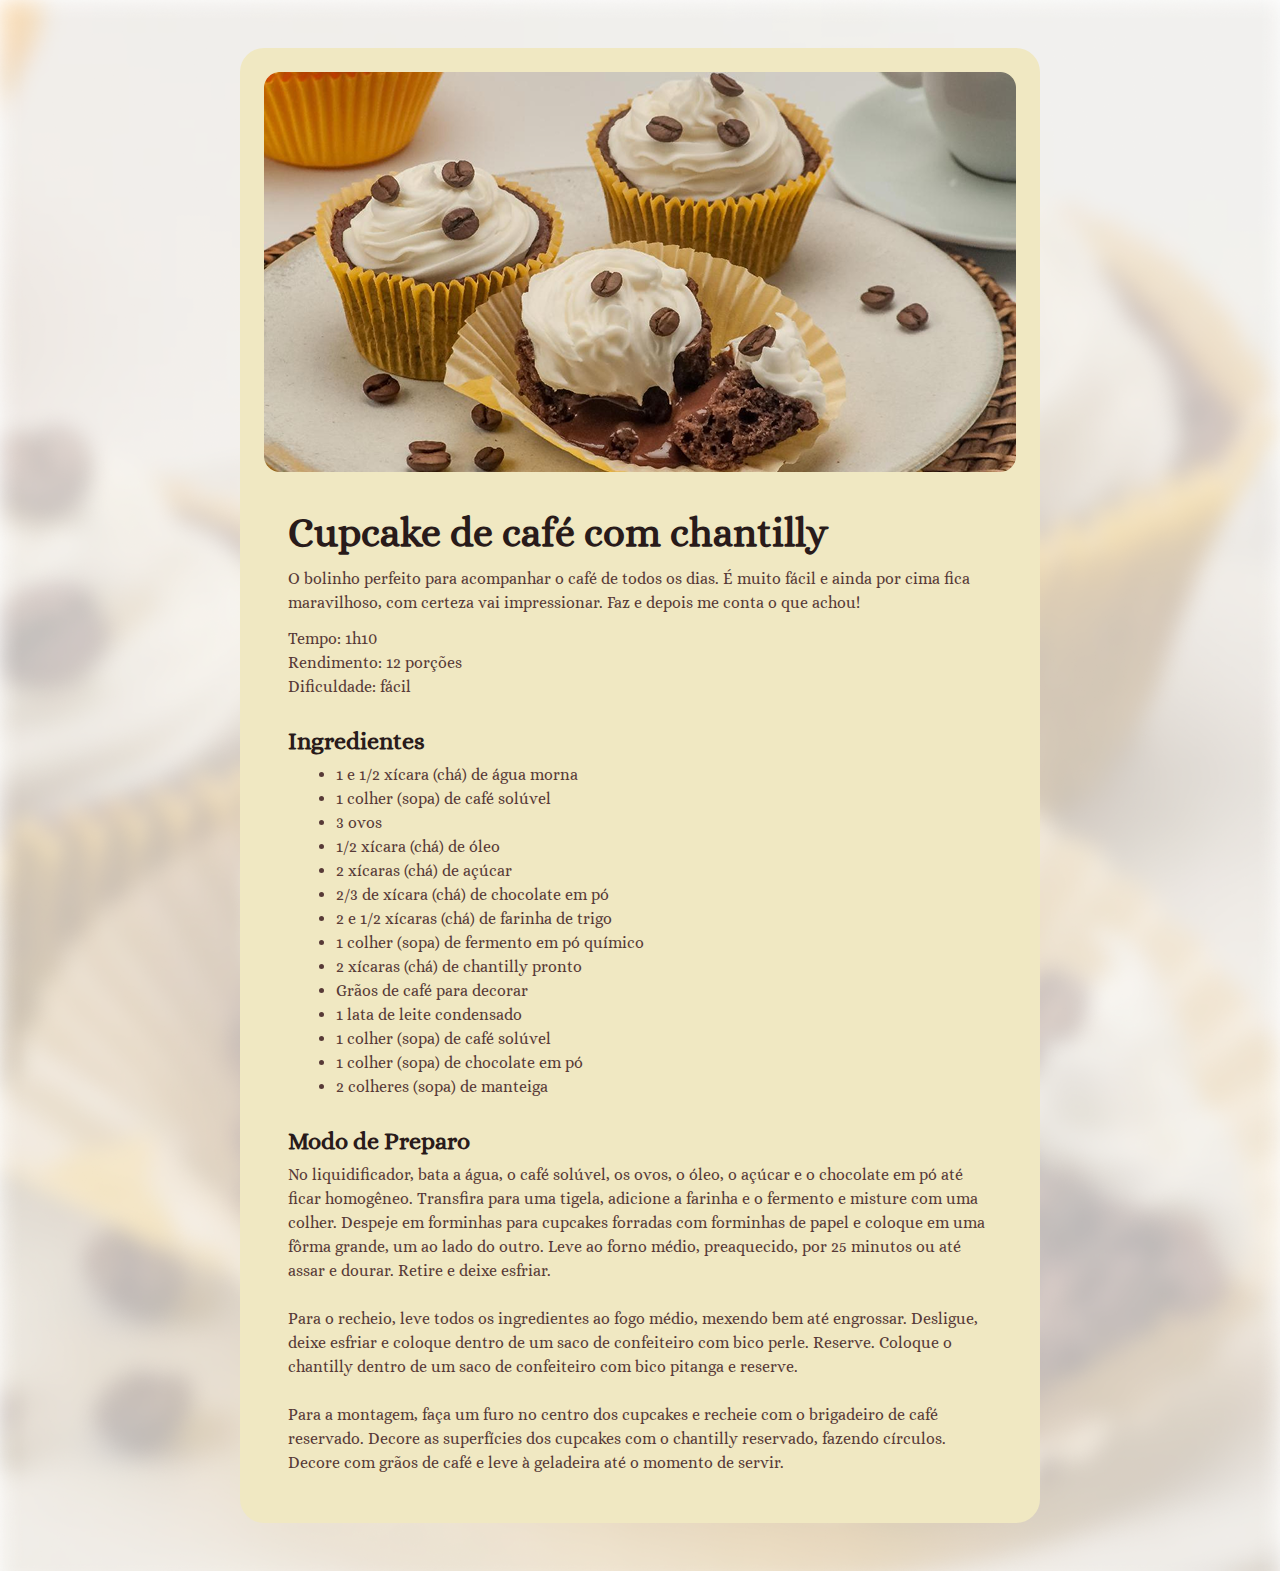
<file: Projeto HTML/index.html>
<!DOCTYPE html>
<html lang="pt-br">
<head>
    <link rel="preconnect" href="https://fonts.googleapis.com">
    <link rel="preconnect" href="https://fonts.gstatic.com" crossorigin>
    <link href="https://fonts.googleapis.com/css2?family=Alice&display=swap" rel="stylesheet">
    <meta charset="UTF-8">
    <meta name="viewport" content="width=device-width, initial-scale=1.0">
    <title>Projeto - Aula Receita</title>
    <Link rel="stylesheet" href="style.css">
</head>
<body>
    <div id="page">
        <img src="assets/main-image.png" alt="Imagem cupcake">
    <main>
        <section id="about">
        <h1>Cupcake de café com chantilly</h1>
        <P>
            O bolinho perfeito para acompanhar o café de todos os dias. É muito fácil e ainda por cima fica maravilhoso, com certeza vai impressionar. Faz e depois me conta o que achou!
        </P>
        <p>
            Tempo: 1h10 <br>
            Rendimento: 12 porções <br>
            Dificuldade: fácil
        </p>
        </section>

        <section id="ingredientes">
        <h2>Ingredientes</h2>
        <ul>
        <li>1 e 1/2 xícara (chá) de água morna</li>
        <li>1 colher (sopa) de café solúvel</li>
        <li>3 ovos</li>
        <li>1/2 xícara (chá) de óleo</li>
        <li>2 xícaras (chá) de açúcar</li>
        <li>2/3 de xícara (chá) de chocolate em pó</li>
        <li>2 e 1/2 xícaras (chá) de farinha de trigo</li>
        <li>1 colher (sopa) de fermento em pó químico</li>
        <li>2 xícaras (chá) de chantilly pronto</li>
        <li>Grãos de café para decorar</li>
        <li>1 lata de leite condensado</li>
        <li>1 colher (sopa) de café solúvel</li>
        <li>1 colher (sopa) de chocolate em pó</li>
        <li>2 colheres (sopa) de manteiga</li>
        </ul>
        </section>

        <section id="preparo">
            <h2>Modo de Preparo</h2>
            <p>
                No liquidificador, bata a água, o café solúvel, os ovos, o óleo, o açúcar e o chocolate em pó até ficar homogêneo. Transfira para uma tigela, adicione a farinha e o fermento e misture com uma colher. Despeje em forminhas para cupcakes forradas com forminhas de papel e coloque em uma fôrma grande, um ao lado do outro. Leve ao forno médio, preaquecido, por 25 minutos ou até assar e dourar. Retire e deixe esfriar. <br><br>
                Para o recheio, leve todos os ingredientes ao fogo médio, mexendo bem até engrossar. Desligue, deixe esfriar e coloque dentro de um saco de confeiteiro com bico perle. Reserve. Coloque o chantilly dentro de um saco de confeiteiro com bico pitanga e reserve. <br><br>
                Para a montagem, faça um furo no centro dos cupcakes e recheie com o brigadeiro de café reservado. Decore as superfícies dos cupcakes com o chantilly reservado, fazendo círculos. Decore com grãos de café e leve à geladeira até o momento de servir.
            </p>
        </section>
    </main>
    </div>
</body>
</html>
</file>
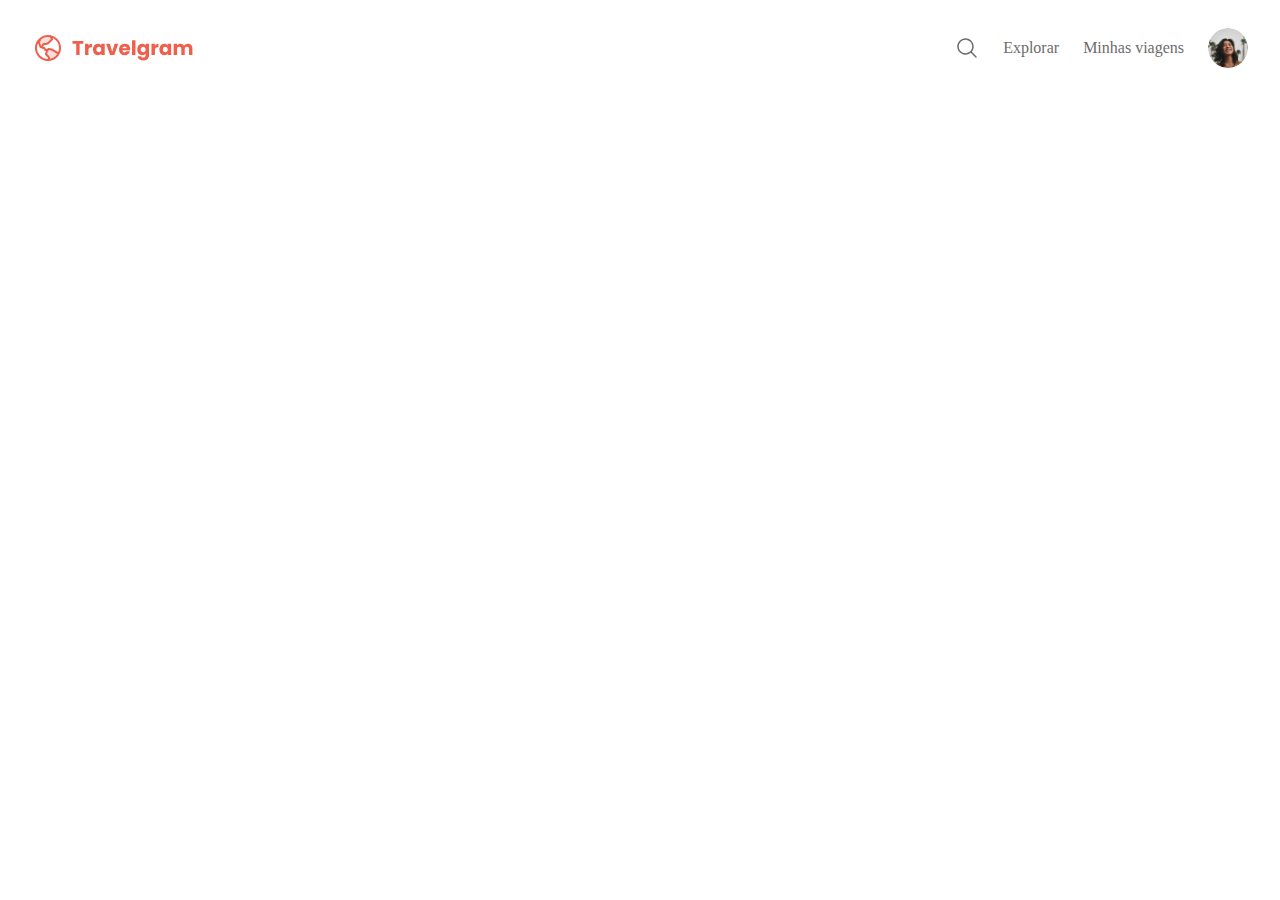
<file: Aulas HTML/Aula Travelgram/index.html>
<!DOCTYPE html>
<html lang="pt-br">
<head>
    <link rel="preconnect" href="https://fonts.googleapis.com">
    <link rel="preconnect" href="https://fonts.gstatic.com" crossorigin>
    
    <meta charset="UTF-8">
    <meta name="viewport" content="width=device-width, initial-scale=1.0">
    
    <title>Aula Travelgram | Perfil de Viagens</title>

    <link rel="stylesheet" href="styles/index.css">

    <link href="https://fonts.googleapis.com/css2?family=Poppins:wght@400;700&display=swap" rel="stylesheet">

</head>
<body>
    <div class="bg-surface-color">
        <nav class="container">
            <a href="#" id="logo">
                <img src="Assets/Logo.svg" alt="Logo Travelgram">
            </a>
            <ul id="primary-menu">
                <li>
                    <a href="#">
                        <img src="Assets/icons/MagnifyingGlass.svg" alt="Ícone de Pesquisa"> 
                    </a>
                </li>
                <li><a href="#">Explorar</a></li>
                <li><a href="#">Minhas viagens</a></li>
                <li><a href="#">
                    <img src="Assets/Profile pic.png" alt="Foto de Perfil Isabela Torres">
                </a></li>
            </ul>
        </nav>
    </div>
</body>
</html>
</file>
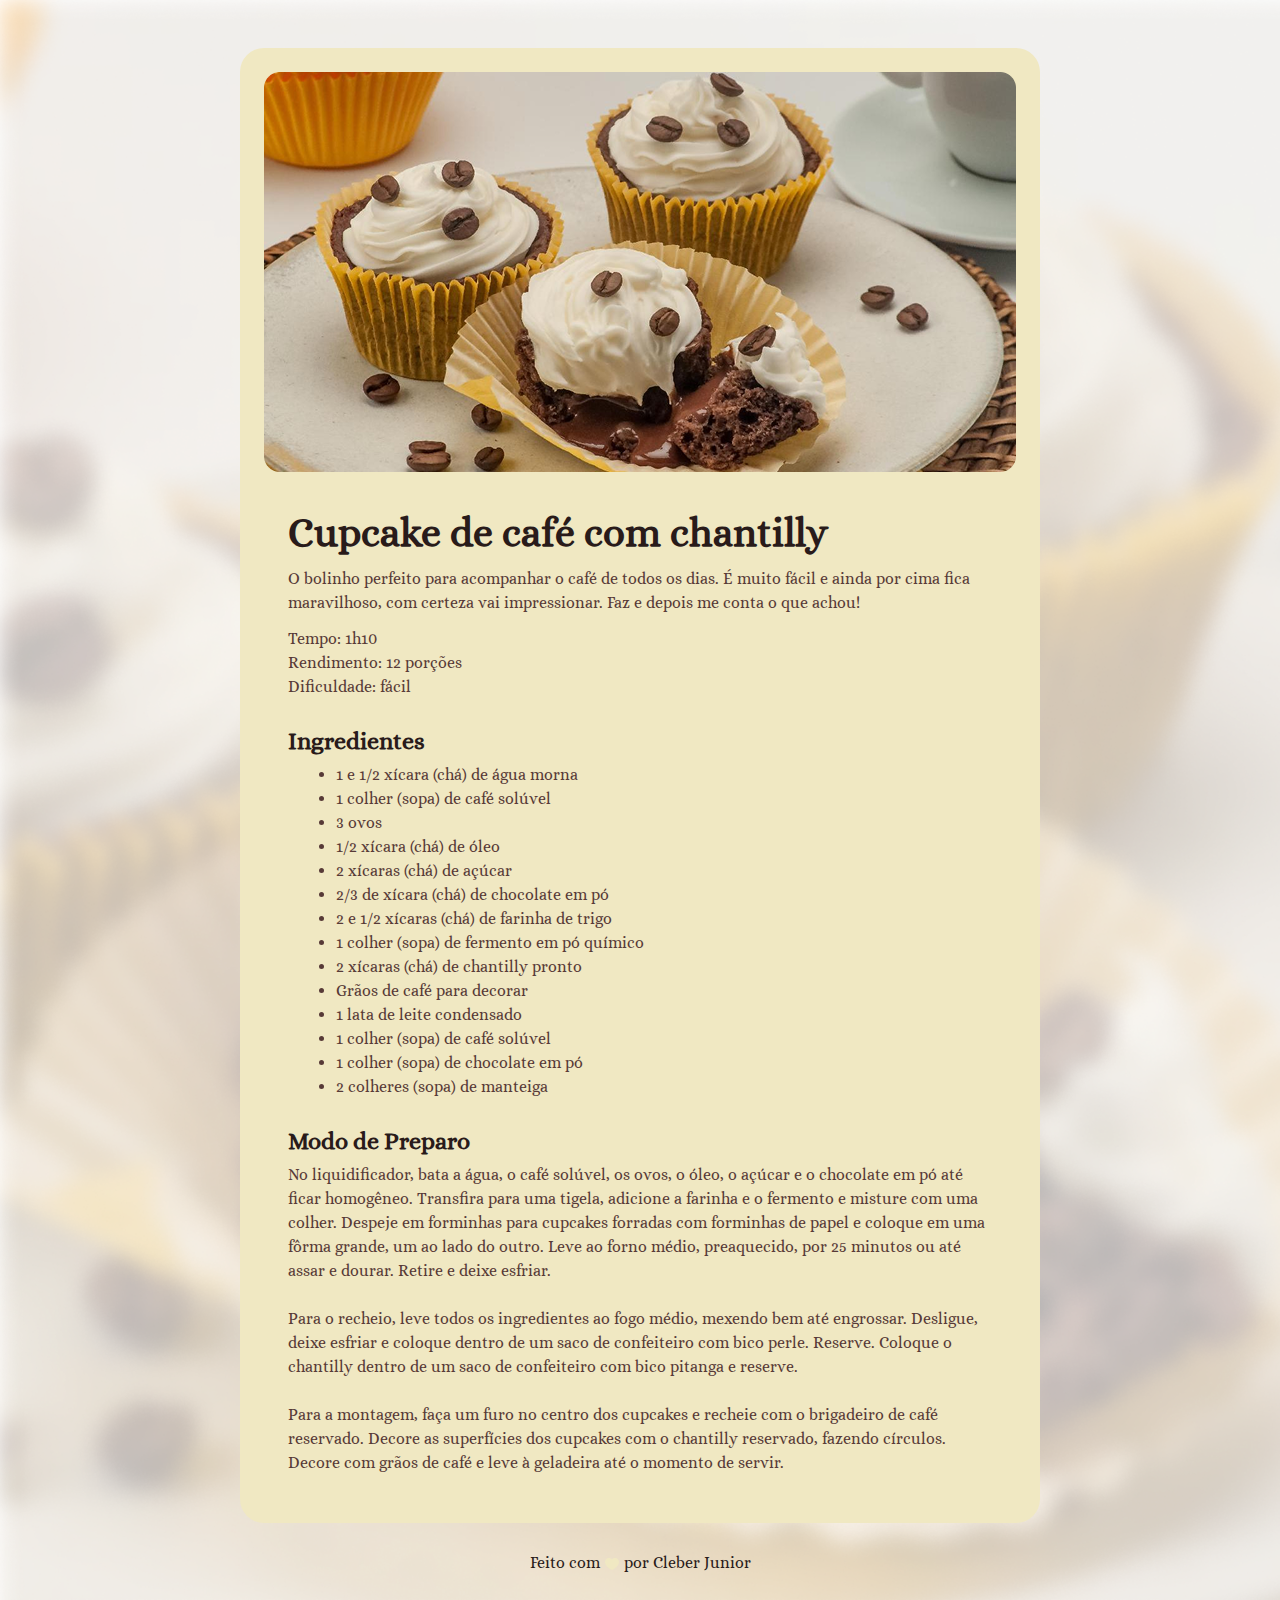
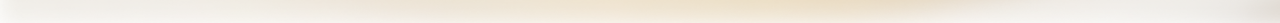
<file: Aulas HTML/inicial/index.html>
<!DOCTYPE html>
<html lang="pt-br">
<head>
    <link rel="preconnect" href="https://fonts.googleapis.com">
    <link rel="preconnect" href="https://fonts.gstatic.com" crossorigin>
    <link href="https://fonts.googleapis.com/css2?family=Alice&display=swap" rel="stylesheet">
    <meta charset="UTF-8">
    <meta name="viewport" content="width=device-width, initial-scale=1.0">
    <title>Projeto - Aula Receita</title>
    <Link rel="stylesheet" href="style.css">
</head>
<body>
    <div id="page">
        <img src="assets/main-image.png" alt="Imagem cupcake">
    <main>
        <section id="about">
        <h1>Cupcake de café com chantilly</h1>
        <P>
            O bolinho perfeito para acompanhar o café de todos os dias. É muito fácil e ainda por cima fica maravilhoso, com certeza vai impressionar. Faz e depois me conta o que achou!
        </P>
        <p>
            Tempo: 1h10 <br>
            Rendimento: 12 porções <br>
            Dificuldade: fácil
        </p>
        </section>

        <section id="ingredientes">
        <h2>Ingredientes</h2>
        <ul>
        <li>1 e 1/2 xícara (chá) de água morna</li>
        <li>1 colher (sopa) de café solúvel</li>
        <li>3 ovos</li>
        <li>1/2 xícara (chá) de óleo</li>
        <li>2 xícaras (chá) de açúcar</li>
        <li>2/3 de xícara (chá) de chocolate em pó</li>
        <li>2 e 1/2 xícaras (chá) de farinha de trigo</li>
        <li>1 colher (sopa) de fermento em pó químico</li>
        <li>2 xícaras (chá) de chantilly pronto</li>
        <li>Grãos de café para decorar</li>
        <li>1 lata de leite condensado</li>
        <li>1 colher (sopa) de café solúvel</li>
        <li>1 colher (sopa) de chocolate em pó</li>
        <li>2 colheres (sopa) de manteiga</li>
        </ul>
        </section>

        <section id="preparo">
            <h2>Modo de Preparo</h2>
            <p>
                No liquidificador, bata a água, o café solúvel, os ovos, o óleo, o açúcar e o chocolate em pó até ficar homogêneo. Transfira para uma tigela, adicione a farinha e o fermento e misture com uma colher. Despeje em forminhas para cupcakes forradas com forminhas de papel e coloque em uma fôrma grande, um ao lado do outro. Leve ao forno médio, preaquecido, por 25 minutos ou até assar e dourar. Retire e deixe esfriar. <br><br>
                Para o recheio, leve todos os ingredientes ao fogo médio, mexendo bem até engrossar. Desligue, deixe esfriar e coloque dentro de um saco de confeiteiro com bico perle. Reserve. Coloque o chantilly dentro de um saco de confeiteiro com bico pitanga e reserve. <br><br>
                Para a montagem, faça um furo no centro dos cupcakes e recheie com o brigadeiro de café reservado. Decore as superfícies dos cupcakes com o chantilly reservado, fazendo círculos. Decore com grãos de café e leve à geladeira até o momento de servir.
            </p>
        </section>
    </main>
    </div>
    <footer>Feito com 
    <img src="assets/ph_heart-fill.svg" alt="coracao">    
    por Cleber Junior</footer>
</body>
</html>
</file>
<file: Projeto HTML/style.css>
*{
    margin: 0;
    padding: 0;
}

:root{
    font-family: "Alice", serif;
    line-height: 150%;
    color: #573A37;
}

body{
    background-image: url('assets/bg-image.png');
    background-size: cover;
}

#page {
    box-sizing: border-box;
    width: 800px;
    padding: 24px;
    background-color: #F0E8C2;
    border-radius: 24px;
    margin: 48px auto;
}

main{
    padding: 24px;
}

#about p + p{
    margin-top: 12px;
}

section + section{
    margin-top: 24px;
}

h1{
    font-size: 40px;
    line-height: 150%;
    color: #291B1A;
    margin-bottom: 4px;
}

h2{
    font-size: 24px;
    color: #291B1A;
    margin-bottom: 4px;
    line-height: 150%;
}

ul{
    padding-left: 48px;
}
</file>
<file: Aulas HTML/Aula Travelgram/styles/index.css>
@import url(global.css);
@import url(nav.css);
@import url(header.css);
</file>
<file: Aulas HTML/inicial/style.css>
*{
    margin: 0;
    padding: 0;
}

:root{
    font-family: "Alice", serif;
    line-height: 150%;
    color: #573A37;
}

body{
    background-image: url('assets/bg-image.png');
    background-size: cover;
}

#page {
    box-sizing: border-box;
    width: 800px;
    padding: 24px;
    background-color: #F0E8C2;
    border-radius: 24px;
    margin: 48px auto 28px;
}

main{
    padding: 24px;
}

#about p + p{
    margin-top: 12px;
}

section + section{
    margin-top: 24px;
}

h1{
    font-size: 40px;
    line-height: 150%;
    color: #291B1A;
    margin-bottom: 4px;
}

h2{
    font-size: 24px;
    color: #291B1A;
    margin-bottom: 4px;
    line-height: 150%;
}

ul{
    padding-left: 48px;
}

footer{
    color: #291B1A;
    text-align: center;
    padding-bottom: 48px;
}

footer img{
    vertical-align: middle;
}
</file>
